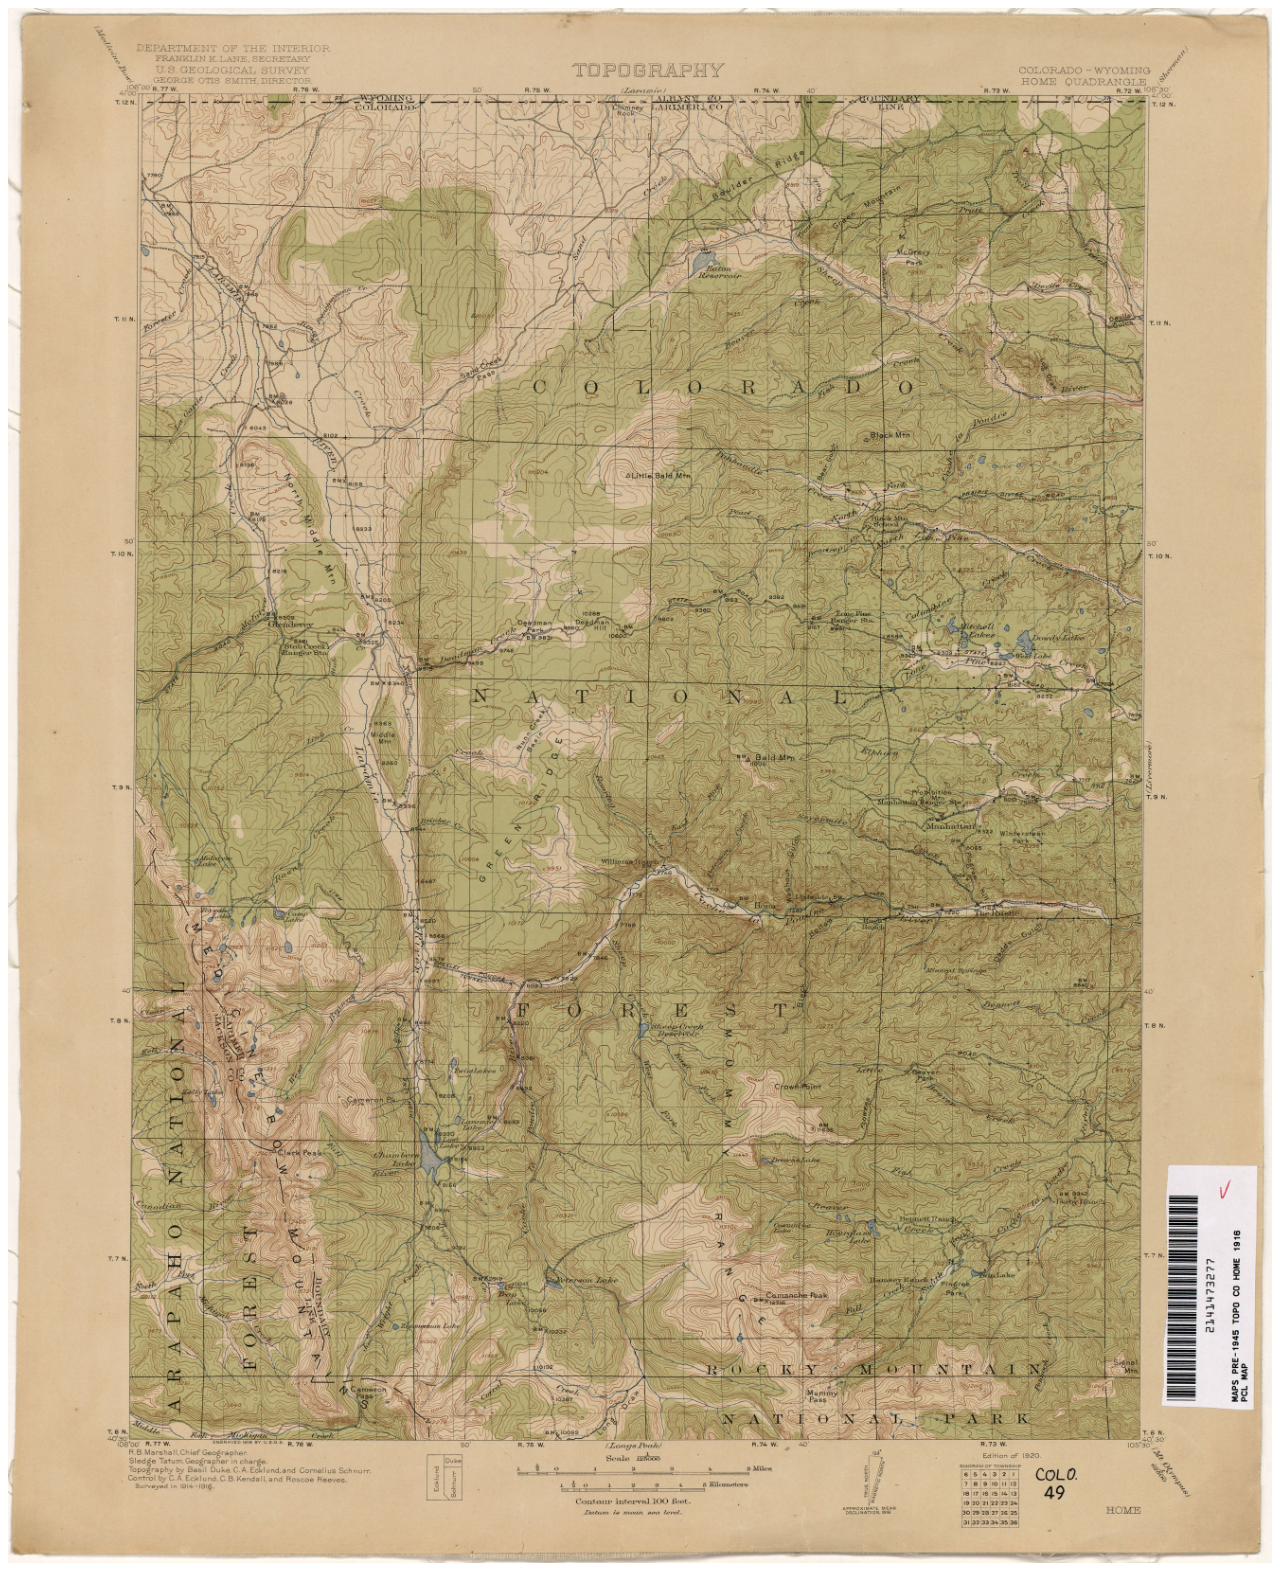
<file: index.html>
<!doctype html>
<html lang="en">
<head>
    <meta charset="UTF-8">
    <title>Gold Rush</title>
    <link rel="stylesheet" href="main.css">
</head>
<body>
    <div class="topo-container">
        <img class="topo" src="topo.jpg" alt="">
    </div>
    <div class="marker"></div>
    <script src="http://cdnjs.cloudflare.com/ajax/libs/jquery/2.1.0/jquery.min.js" type="text/javascript"></script>
    <script src="main.js" type="text/javascript"></script>
</body>
</html>



<!DOCTYPE html>
<html>
  <head>
    
  </head>
  <body>
    <div id="map-canvas"/>
  </body>
</html>
</file>
<file: main.css>
img {
  max-width: 100%;
}

.topo-container {
  position: relative;
}

.marker {
  height: 10px;
  width: 10px;
  position: absolute;
  border-radius: 50%;
  background-color: #ffaa0c;
  display: none;
  border: 1px solid yellow;
}
</file>
